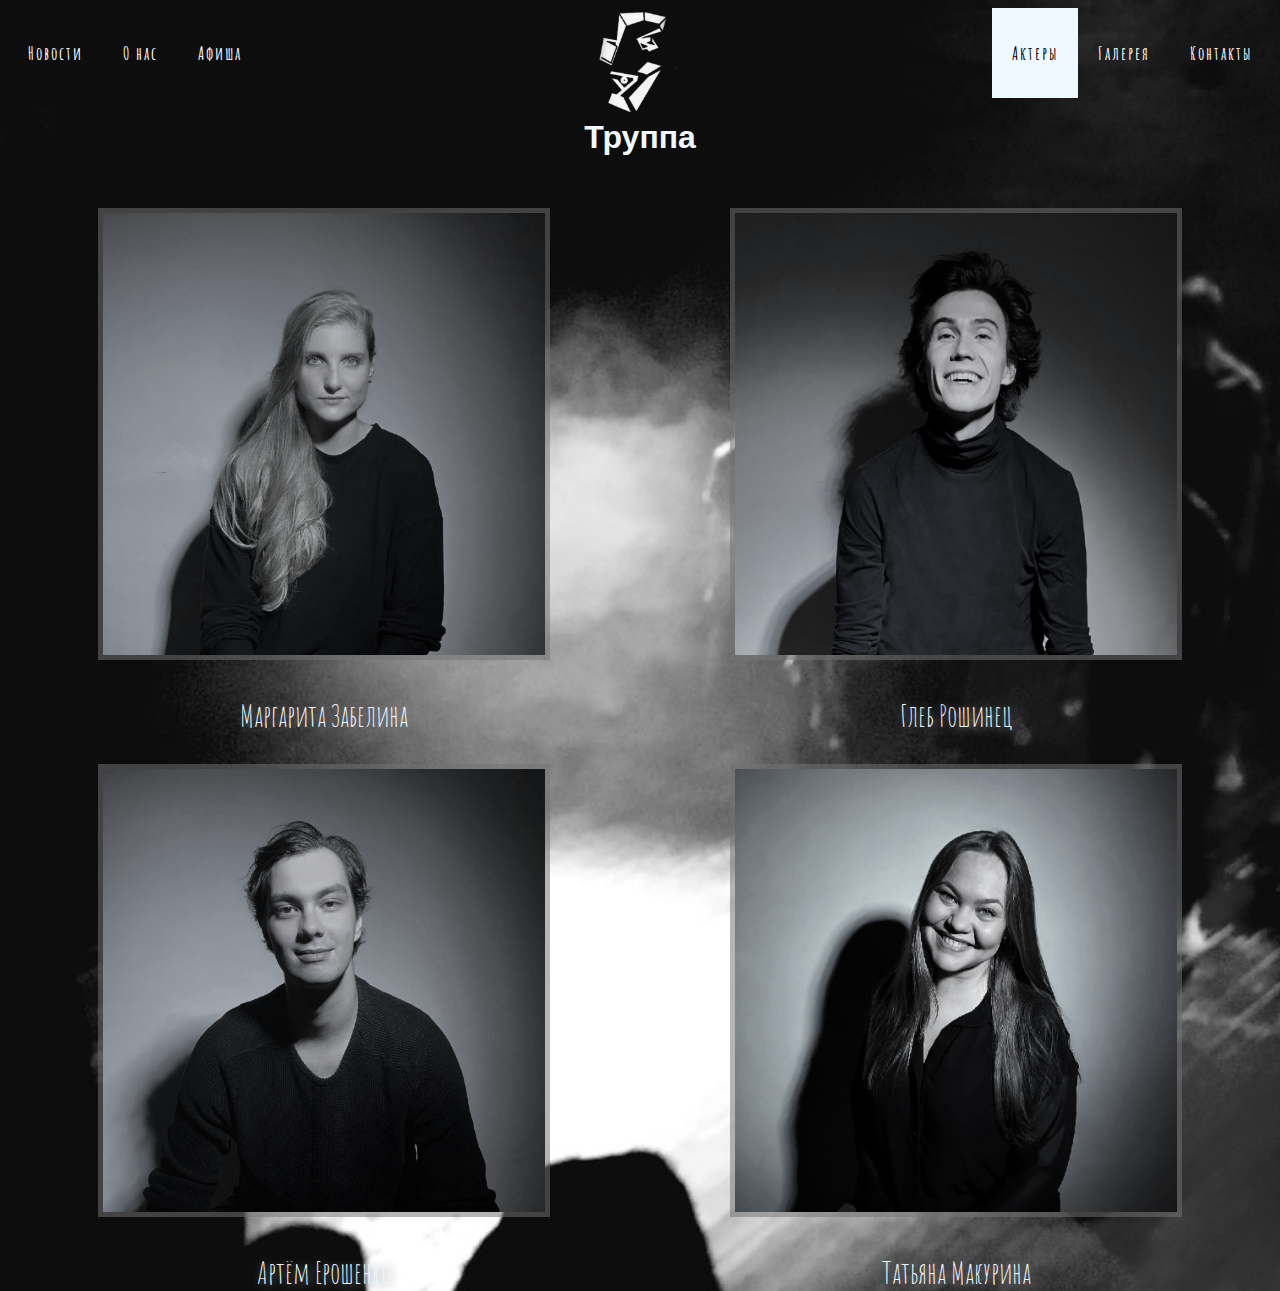
<file: Actor.html>
<!DOCTYPE html>
<html lang="RU">
<head>
    <meta charset="UTF-8">
    <meta name="viewport" content="width=device-width, initial-scale=1.0">
    <title>Document</title>
    <link href="https://fonts.googleapis.com/css2?family=Amatic+SC:wght@700&display=swap" rel="stylesheet">
    <link rel="stylesheet" href="Actor.css">
</head>
<body>
    <nav class="top-menu">
        <ul class="menu-main">
          <li class="left-item"><a href="">Новости</a></li>
          <li class="left-item"><a href="">О нас</a></li>
          <li class="left-item"><a href="">Афиша</a></li>
          <li class="right-item"><a href="">Контакты</a></li>
          <li class="right-item"><a href="">Галерея</a></li>
          <li class="right-item active"><a href="Actor.html">Актеры</a></li>
      </ul>
        <a class="navbar-logo" href="index.html"><img src="img\LOGO.png" height="100px"></a>
      </nav>



<nav p class="blocktext"><h1>Труппа</h1></nav>




<div class="foto">
  <figure class="sign">
    <p><a href="#"><img src="img\Марго.jpg" alt=""></a></p>
    <figcaption>Маргарита Забелина</figcaption>
   </figure>

   <figure class="sign">
    <p><a href="#"><img src="img\глеб.jpg" alt=""></a></p>
    <figcaption>Глеб Рошинец</figcaption>
   </figure>

   <figure class="sign">
    <p><a href="#"><img src="img\Ерош.jpg" alt=""></a></p>
    <figcaption>Артём Ерошенко</figcaption>
   </figure>

   <figure class="sign">
    <p><a href="#"><img src="img\ТаняМ.jpg" alt=""></a></p>
    <figcaption>Татьяна Макурина</figcaption>
   </figure>










 

</body>
</html>
</file>
<file: Actor.css>
@font-face {
  font-family: "Greenth Grunge";
  font-style: normal;
  font-weight: 400;
  /* Браузер сначала попробует найти шрифт локально */
  src: local("Greenth Grunge"),
       /* Если не получилось, загрузит woff2 */
       url('GreenthGrunge.otf') format("otf")}



@import url('https://fonts.googleapis.com/css?family=Arimo');
.top-menu {
  position: relative;
  transition: top 0.5s;
}


@font-face {
  font-family: 'Marck Script';
  font-weight: 600;
  font-style: normal;
  src: local("Marck Script")}
      

.menu-main {
  list-style: none;
  margin: 0;
  padding: 0;
}
.menu-main:after {
  content: "";
  display: table;
  clear: both;
}
.left-item {float: left;}
.right-item {float: right;}
.navbar-logo {
  filter:blur(10);
  position: absolute;
  left: 50%;
  top: 60%;
  transform: translate(-50%,-50%);

}
.menu-main a {
  text-decoration: none;
  display: block;
  line-height: 90px;
  padding: 0 20px;
  font-size: 18px;
  letter-spacing: 2px;
  font-family: 'Greenth', 'Amatic SC' sans-serif;
  font-weight: bold;
  color: rgb(255, 255, 255);
  transition: .3s linear;
}
.menu-main a:hover {color: rgb(5, 5, 5); background-color: aliceblue;}
@media (max-width: 830px) {
.menu-main {
  padding-top: 90px;
  text-align: center;
}
.navbar-logo {
  position: absolute;
  left: 50%;
  top: 10px;
  transform: translateX(-50%);
}
.menu-main li {
  float: none;
  display: inline-block;
}
.menu-main a {
  line-height: normal;
  padding: 20px 15px;
  font-size: 16px;
}
}
@media (max-width: 630px) {
.menu-main li {display: block;}
}



  .navbar-logo{
    display: inline-block; /* Строчно-блочный элемент */
    overflow: hidden; /* Скрываем всё за контуром */
   }
   .navbar-logo img {
    transition: 1s; /* Время эффекта */
    display: block; /* Убираем небольшой отступ снизу */
   }
   .navbar-logo img:hover {
    transform: scale(1.04);} /* Увеличиваем масштаб */


    body{background-image: url(Py3-vYghm04.jpg) ; min-height:100%;background-size:cover ;
      color: aliceblue; font-family:'Amatic SC', sans-serif; }

      .active a {background-color: aliceblue; color: black;}

      .blocktext{text-align: center; font-family: 'Greenth', sans-serif;}
      



      div{
        text-align: center;
        text-shadow: grey 2px 2px 10px;
}

      .foto  { align-items: center;
        display: inline;
        flex-direction: row;
        justify-content: space-between;
      } 
	
.foto img { height: auto;
  width:70%;
  border: 5px solid rgba(118, 115, 115, 0.526);

}
figure {
  width: 50%;
  float: left;
  margin: 0;
  text-align: center;
  padding: 0;
  font-family: 'Greenth' 'Amatic SC', sans-serif;
  font-size: 30px;

}


img{ 
        filter: grayscale(90%);
    }
    
    img:hover{
        filter: none; border-radius: 80%;
      }







   @media (max-width: 640px){
        figure{ filter: none; border: none; border-radius: 0; border: 0px;font-size: 20px}}

   @media (max-width: 640px){img{border-radius: 80%; border: 0px;}}




        @media(max-width:640px){body{background-image: url(ссссс.jpg) 60%; font-size: 20px;}}
</file>
